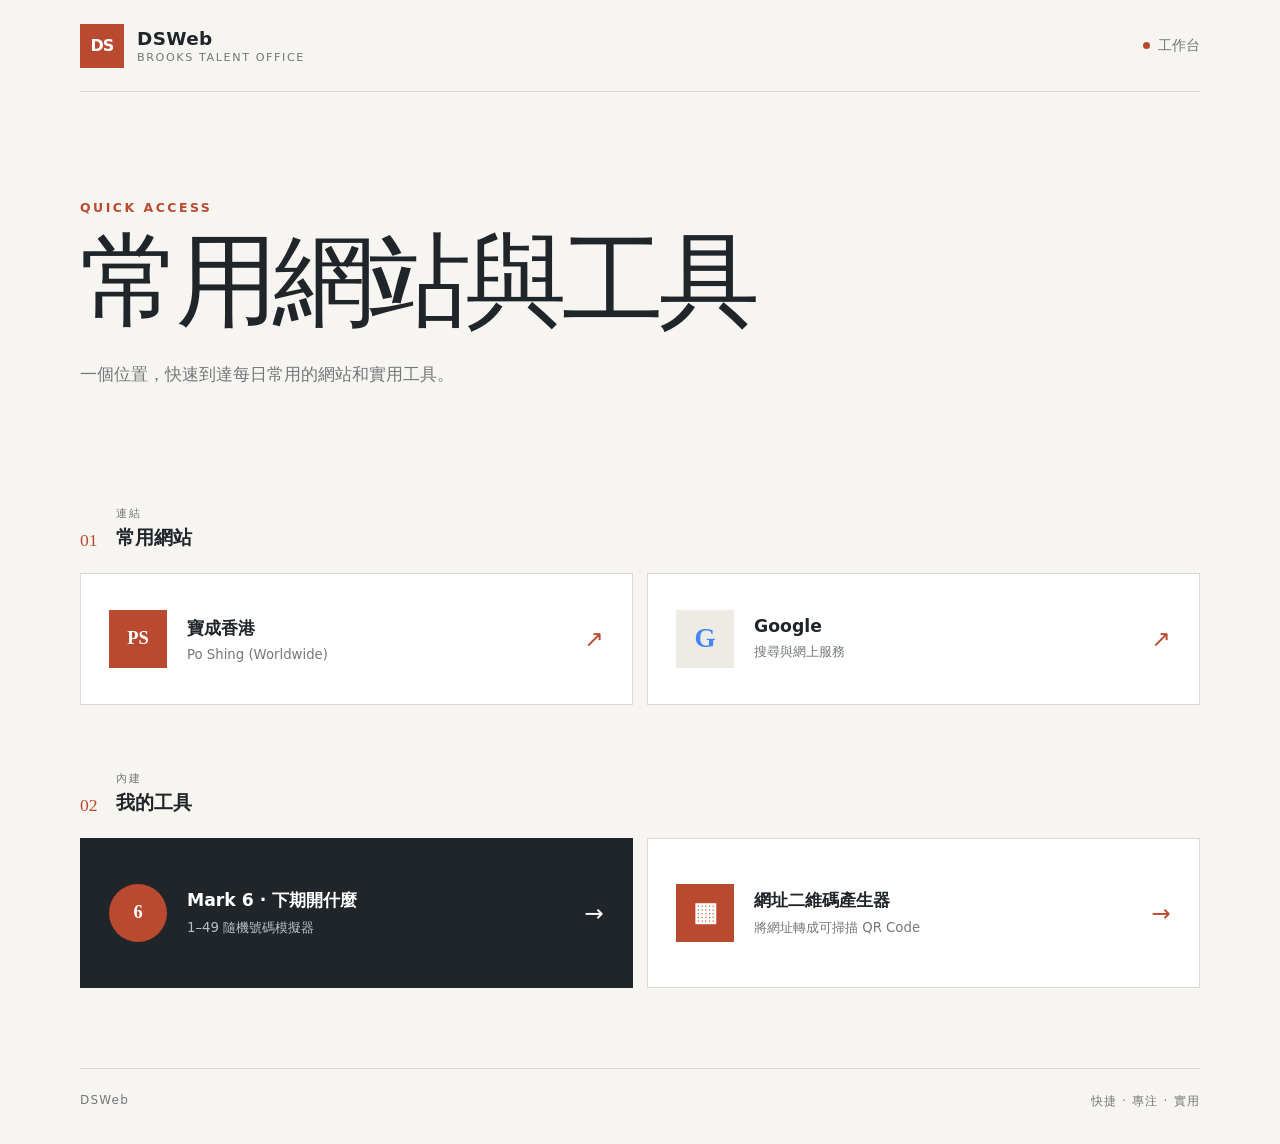
<file: index.html>
<!doctype html>
<html lang="zh-HK"><head><meta charset="UTF-8"><meta name="viewport" content="width=device-width, initial-scale=1.0"><meta name="theme-color" content="#b94a2f"><meta name="description" content="常用網站及個人工具快捷入口。"><title>DSWeb · 工作台</title><link rel="stylesheet" href="home.css"><link rel="stylesheet" href="home-extra.css"></head>
<body>
  <header class="site-header"><a class="brand" href="./" aria-label="DSWeb 首頁"><span class="brand-mark" aria-hidden="true">DS</span><span><strong>DSWeb</strong><small>BROOKS TALENT OFFICE</small></span></a><span class="status"><i></i>工作台</span></header>
  <main>
    <section class="intro" aria-labelledby="page-title"><p class="kicker">QUICK ACCESS</p><h1 id="page-title">常用網站與工具</h1><p>一個位置，快速到達每日常用的網站和實用工具。</p></section>
    <section class="section" aria-labelledby="websites-title"><div class="section-heading"><span class="section-number">01</span><div><p>連結</p><h2 id="websites-title">常用網站</h2></div></div>
      <div class="grid websites">
        <a class="card rust" href="https://psww.hk/" target="_blank" rel="noopener noreferrer"><span class="card-icon" aria-hidden="true">PS</span><span class="card-copy"><strong>寶成香港</strong><small>Po Shing (Worldwide)</small></span><span class="arrow" aria-hidden="true">↗</span></a>
        <a class="card ink" href="https://www.google.com/" target="_blank" rel="noopener noreferrer"><span class="card-icon google" aria-hidden="true">G</span><span class="card-copy"><strong>Google</strong><small>搜尋與網上服務</small></span><span class="arrow" aria-hidden="true">↗</span></a>
      </div>
    </section>
    <section class="section" aria-labelledby="tools-title"><div class="section-heading"><span class="section-number">02</span><div><p>內建</p><h2 id="tools-title">我的工具</h2></div></div>
      <div class="grid tools"><a class="card tool" href="mark6/"><span class="card-icon balls" aria-hidden="true"><i>6</i></span><span class="card-copy"><strong>Mark 6 · 下期開什麼</strong><small>1–49 隨機號碼模擬器</small></span><span class="arrow" aria-hidden="true">→</span></a><a class="card tool tool-light" href="qr/"><span class="card-icon qr-icon" aria-hidden="true">▦</span><span class="card-copy"><strong>網址二維碼產生器</strong><small>將網址轉成可掃描 QR Code</small></span><span class="arrow" aria-hidden="true">→</span></a></div>
    </section>
  </main>
  <footer><span>DSWeb</span><span>快捷 · 專注 · 實用</span></footer>
</body></html>
</file>
<file: home.css>
:root{color-scheme:light;--paper:#f7f5f1;--white:#fff;--ink:#20252a;--muted:#73777a;--line:#ddd9d2;--rust:#b94a2f;--rust-dark:#833521}*{box-sizing:border-box}body{margin:0;min-height:100vh;color:var(--ink);background:var(--paper);font-family:"Noto Sans HK","PingFang HK","Microsoft JhengHei",system-ui,sans-serif}.site-header{width:min(1120px,calc(100% - 40px));margin:0 auto;min-height:92px;display:flex;align-items:center;justify-content:space-between;border-bottom:1px solid var(--line)}.brand{display:flex;align-items:center;gap:13px;color:inherit;text-decoration:none}.brand-mark{width:44px;height:44px;display:grid;place-items:center;background:var(--rust);color:#fff;font-weight:900;letter-spacing:-.05em}.brand strong,.brand small{display:block}.brand strong{font-size:1.15rem;letter-spacing:.02em}.brand small{margin-top:2px;color:var(--muted);font-size:.7rem;letter-spacing:.14em}.status{display:flex;align-items:center;gap:8px;color:var(--muted);font-size:.85rem}.status i{width:7px;height:7px;border-radius:50%;background:var(--rust)}main{width:min(1120px,calc(100% - 40px));margin:0 auto;padding:clamp(54px,9vw,108px) 0 80px}.intro{max-width:760px;margin-bottom:clamp(62px,10vw,116px)}.kicker{margin:0 0 17px;color:var(--rust);font-size:.78rem;font-weight:800;letter-spacing:.2em}h1{max-width:700px;margin:0;font-family:Georgia,"Noto Serif TC",serif;font-size:clamp(2.8rem,8vw,6.5rem);font-weight:500;line-height:.98;letter-spacing:-.055em}.intro>p:last-child{max-width:540px;margin:28px 0 0;color:var(--muted);font-size:1.05rem;line-height:1.75}.section{margin-top:66px}.section-heading{display:flex;align-items:flex-end;gap:18px;margin-bottom:22px}.section-number{color:var(--rust);font-family:Georgia,serif;font-size:1.1rem}.section-heading p{margin:0 0 4px;color:var(--muted);font-size:.7rem;letter-spacing:.18em}h2{margin:0;font-size:1.2rem}.grid{display:grid;gap:14px}.websites{grid-template-columns:repeat(2,minmax(0,1fr))}.card{min-height:132px;display:grid;grid-template-columns:auto 1fr auto;align-items:center;gap:20px;padding:28px;border:1px solid var(--line);background:var(--white);color:var(--ink);text-decoration:none;transition:transform .2s ease,box-shadow .2s ease,border-color .2s ease}.card:hover{transform:translateY(-3px);border-color:#c8c2ba;box-shadow:0 18px 42px rgba(34,37,40,.09)}.card:focus-visible{outline:3px solid var(--rust);outline-offset:4px}.card-icon{width:58px;height:58px;display:grid;place-items:center;background:#eeeae4;color:var(--rust-dark);font-family:Georgia,serif;font-size:1.15rem;font-weight:800}.rust .card-icon{background:var(--rust);color:#fff}.google{color:#4285f4;font-size:1.7rem}.card-copy strong,.card-copy small{display:block}.card-copy strong{font-size:1.08rem}.card-copy small{margin-top:7px;color:var(--muted);font-size:.83rem}.arrow{color:var(--rust);font-size:1.45rem;transition:transform .2s ease}.card:hover .arrow{transform:translate(3px,-3px)}.tool{min-height:150px;background:var(--ink);color:#fff;border-color:var(--ink)}.tool .card-icon{background:var(--rust);color:#fff;border-radius:50%}.tool .card-copy small{color:#b8bec2}.tool .arrow{color:#fff}.balls i{font-style:normal}footer{width:min(1120px,calc(100% - 40px));margin:0 auto;padding:24px 0 34px;display:flex;justify-content:space-between;border-top:1px solid var(--line);color:var(--muted);font-size:.75rem;letter-spacing:.1em}@media(max-width:700px){.site-header,main,footer{width:min(100% - 28px,1120px)}.brand small{display:none}.websites{grid-template-columns:1fr}.card{min-height:112px;padding:22px 18px;gap:15px}.card-icon{width:50px;height:50px}.intro{margin-bottom:70px}footer{gap:20px}}@media(prefers-reduced-motion:reduce){*,*::before,*::after{transition-duration:.01ms!important}}
</file>
<file: home-extra.css>
.tools{grid-template-columns:repeat(2,minmax(0,1fr))}.tool-light{background:#fff;color:var(--ink);border-color:var(--line)}.tool-light .card-copy small{color:var(--muted)}.tool-light .arrow{color:var(--rust)}.qr-icon{border-radius:0!important;font-size:1.6rem!important}@media(max-width:700px){.tools{grid-template-columns:1fr}}
</file>
